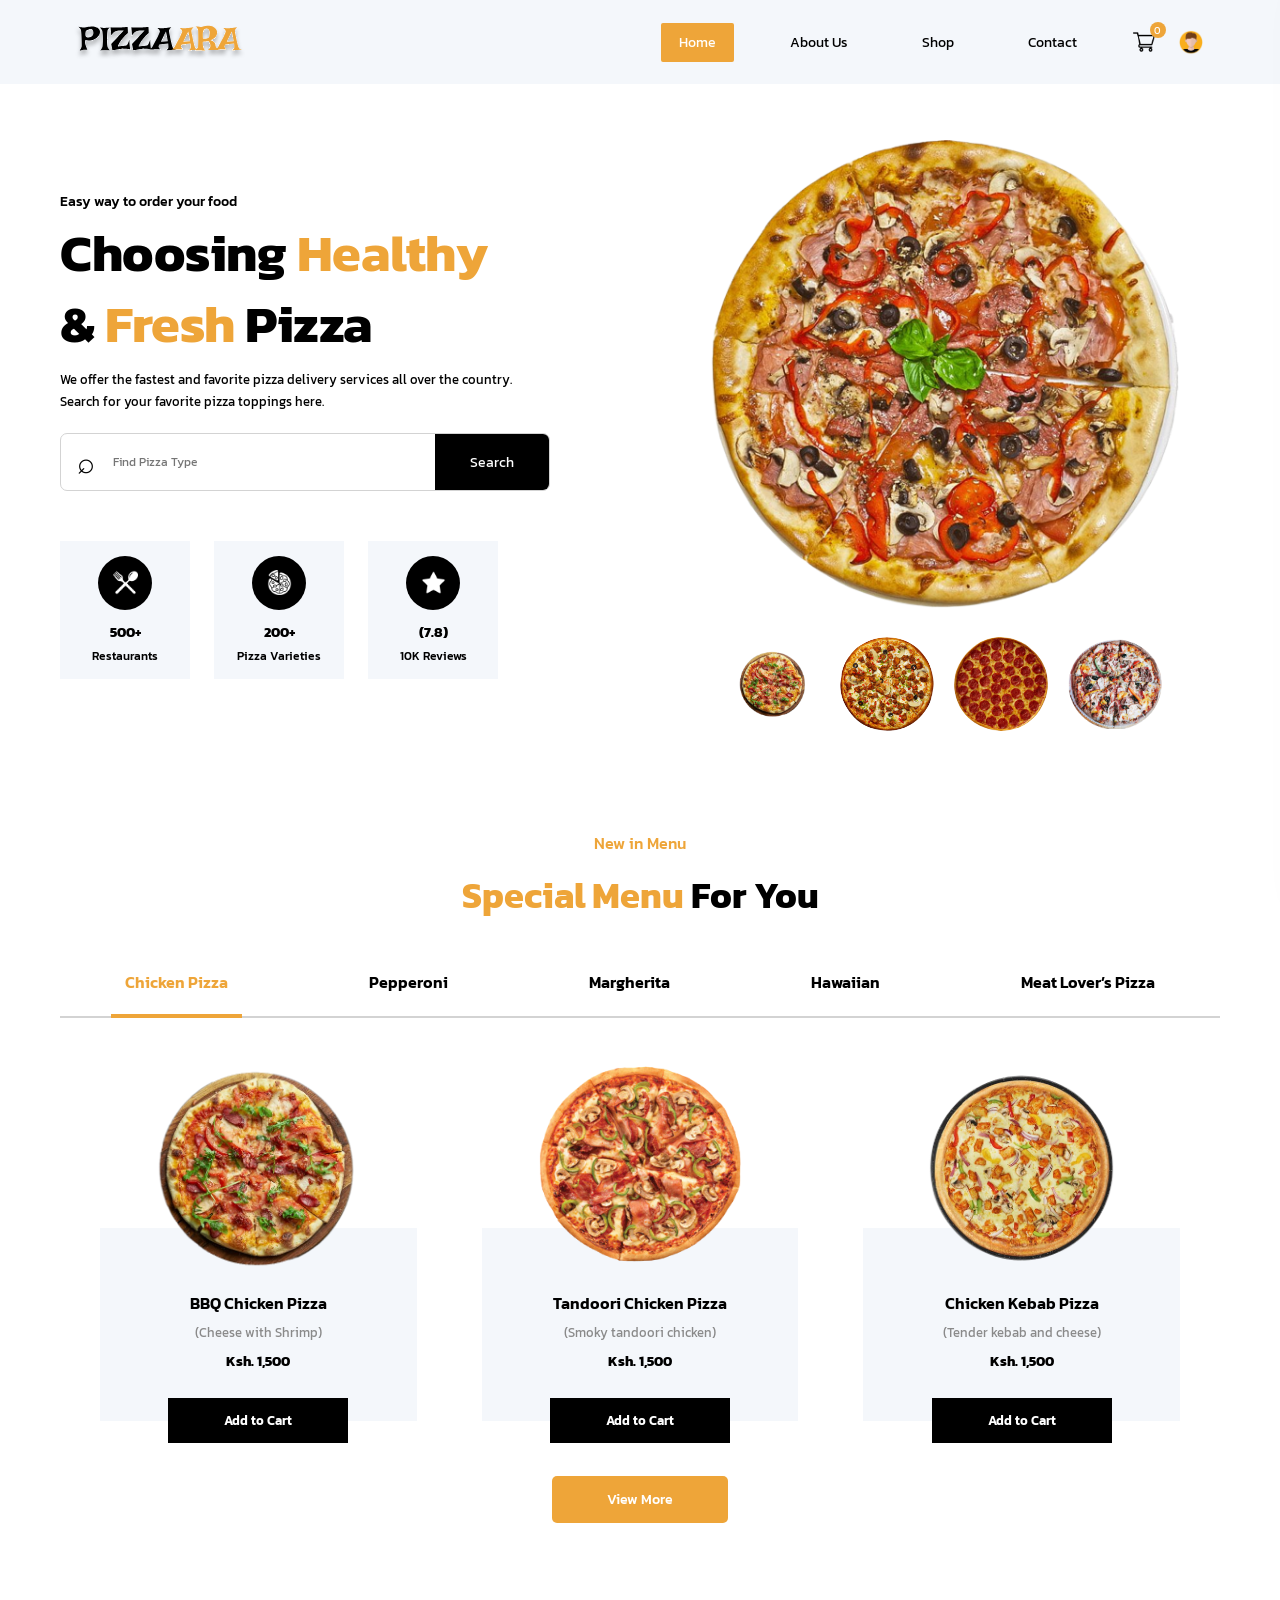
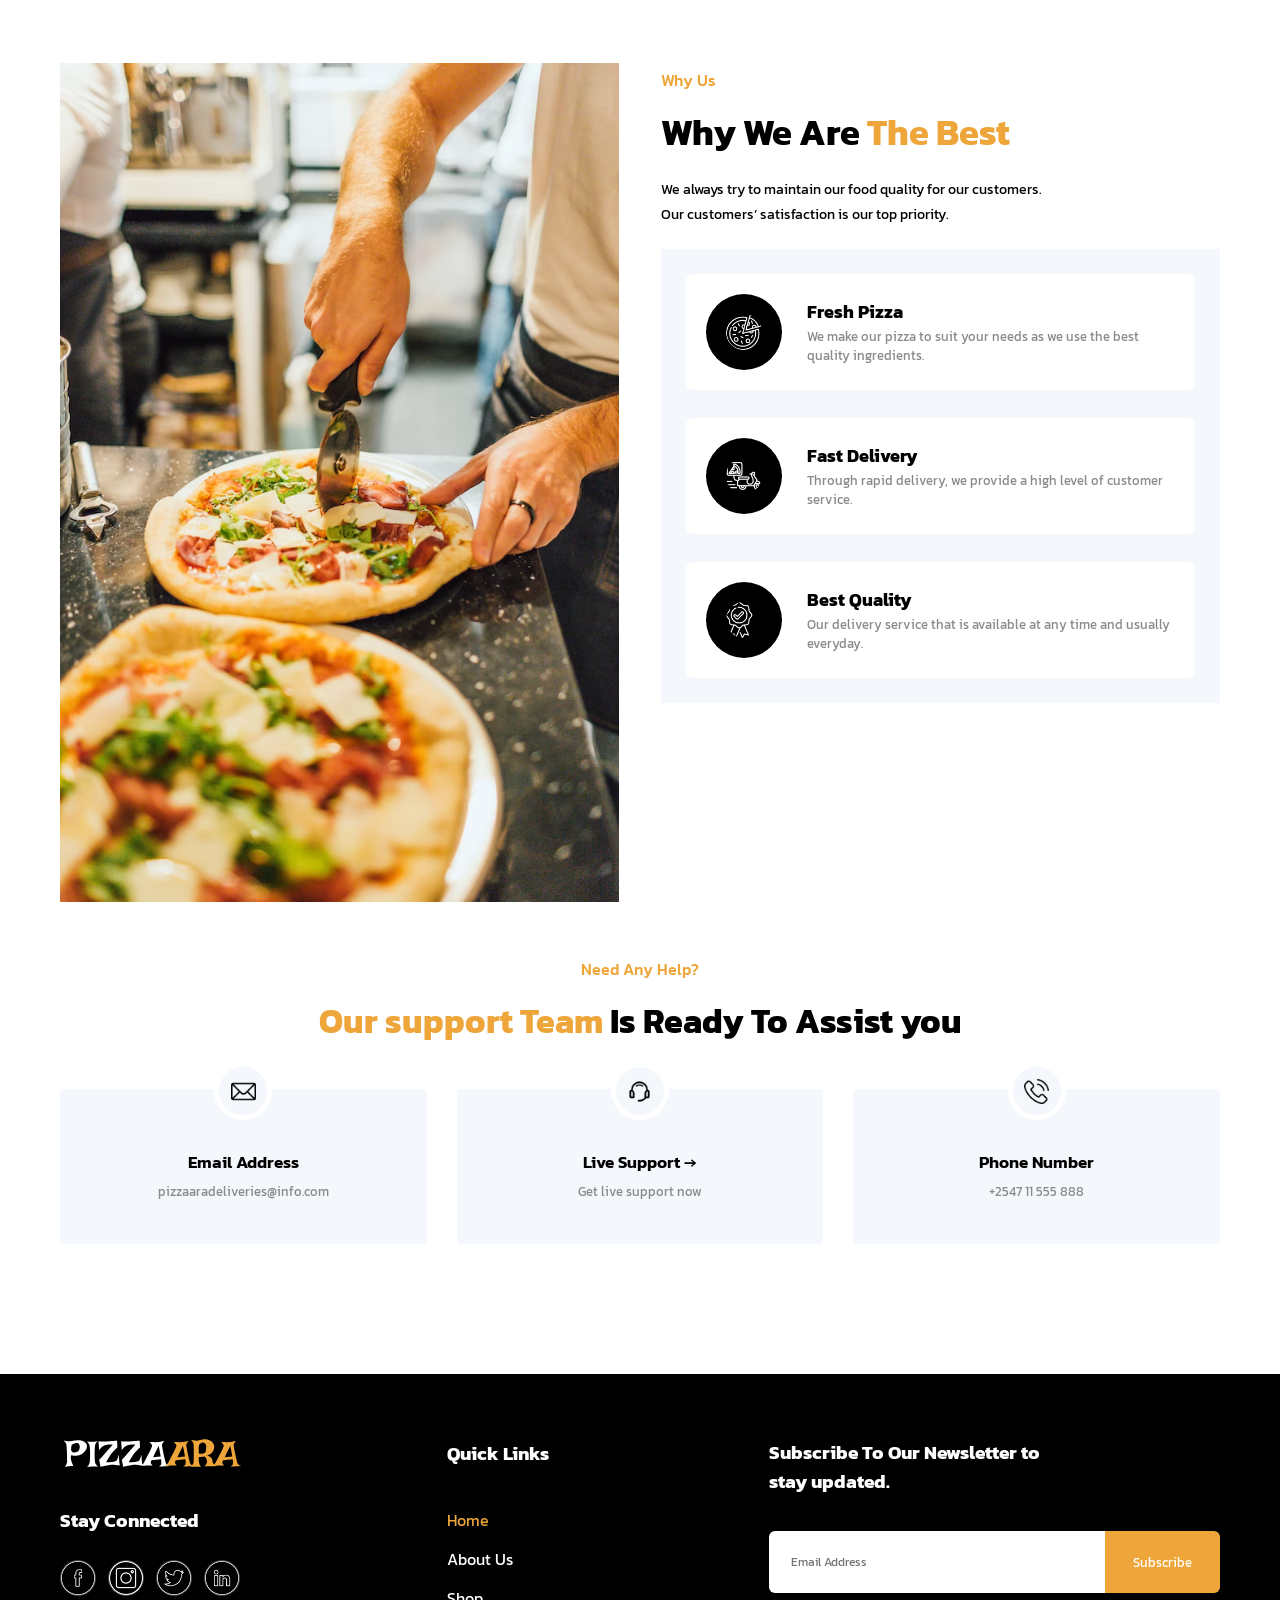
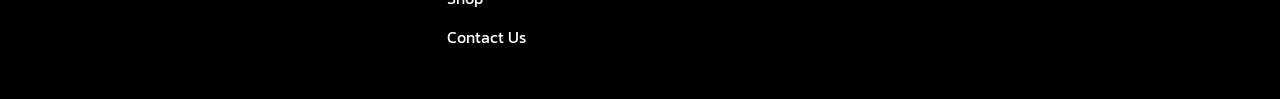
<file: index.html>
<!DOCTYPE html>
<html lang="en">
<head>
  <meta charset="UTF-8"><meta name="viewport" content="width=device-width, initial-scale=1.0">
  <title>PizzaAra - Fresh Pizza, Delivered</title>
  <link rel="icon" href="images/favicon.ico"><link rel="preconnect" href="https://fonts.googleapis.com">
  <link href="https://fonts.googleapis.com/css2?family=Kanit:wght@300;400;500;600;700;800&display=swap" rel="stylesheet">
  <link rel="stylesheet" href="style.css">
</head>
<body>
<header class="site-header">
  <a class="brand" href="index.html"><img src="images/logo.svg" alt="PizzaAra"></a>
  <button class="menu-toggle" aria-label="Toggle navigation">☰</button>
  <nav class="main-nav"><a class="active" href="index.html">Home</a><a href="#why-us">About Us</a><a href="shop.html">Shop</a><a href="#support">Contact</a></nav>
  <div class="header-actions"><button class="cart-trigger" aria-label="Open cart"><img src="images/shopping-cart.png" alt=""><span class="cart-count">0</span></button><button class="account-trigger" aria-label="User account" title="User account"><img src="images/avatar.png" alt="user-account"></button></div>
</header>
<main>
  <section class="hero wrap">
    <div class="hero-copy">
      <p class="eyebrow">Easy way to order your food</p>
      <h1>Choosing <em>Healthy</em><br>&amp; <em>Fresh</em> Pizza</h1>
      <p class="intro">We offer the fastest and favorite pizza delivery services all over the country.<br>Search for your favorite pizza toppings here.</p>
      <form class="search-form" id="hero-search"><label class="search-icon" for="pizza-search">⌕</label><input id="pizza-search" placeholder="Find Pizza Type"><button type="submit">Search</button></form>
      <div class="stats">
        <div><span class="stat-icon"><img src="images/cutlery.png" alt="cutlery"></span><b>500+</b><small>Restaurants</small></div><div><span class="stat-icon"><img src="images/varieties.png" alt=""></span><b>200+</b><small>Pizza Varieties</small></div><div><span class="stat-icon"><img src="images/star.png" alt=""></span><b>(7.8)</b><small>10K Reviews</small></div>
      </div>
    </div>
    <div class="hero-art"><img class="hero-pizza" src="images/hero-pizza.png" alt="Freshly topped pizza"><div class="pizza-thumbs"><img src="images/pizza-1.png" alt="Pizza option"><img src="images/pizza-2.png" alt="Pizza option"><img src="images/pizza-3.png" alt="Pizza option"><img src="images/pizza-4.png" alt="Pizza option"></div></div>
  </section>
  <section class="menu-section wrap" id="menu">
    <div class="section-heading"><p class="eyebrow">New in Menu</p><h2><em>Special Menu</em> For You</h2></div>
    <div class="tabs menu-tabs" role="tablist"><button class="selected" data-filter="Chicken Pizza">Chicken Pizza</button><button data-filter="Pepperoni">Pepperoni</button><button data-filter="Margherita">Margherita</button><button data-filter="Hawaiian">Hawaiian</button><button data-filter="Meat Lover’s Pizza">Meat Lover’s Pizza</button></div>
    <div class="product-grid featured-products"></div><div class="center"><a class="orange-button" href="shop.html">View More</a></div>
  </section>
  <section class="why-section wrap" id="why-us">
    <img class="why-photo" src="images/why-us.png" alt="Chef preparing fresh pizza">
    <div class="why-copy"><p class="eyebrow">Why Us</p><h2>Why We Are <em>The Best</em></h2><p>We always try to maintain our food quality for our customers.<br>Our customers’ satisfaction is our top priority.</p>
      <div class="benefits"><article><img src="images/fresh-pizza.png" alt=""><div><h3>Fresh Pizza</h3><p>We make our pizza to suit your needs as we use the best quality ingredients.</p></div></article><article><img src="images/fast-delivery.png" alt=""><div><h3>Fast Delivery</h3><p>Through rapid delivery, we provide a high level of customer service.</p></div></article><article><img src="images/quality.png" alt=""><div><h3>Best Quality</h3><p>Our delivery service that is available at any time and usually everyday.</p></div></article></div>
    </div>
  </section>
  <section class="support-section wrap" id="support"><div class="section-heading"><p class="eyebrow">Need Any Help?</p><h2><em>Our support Team</em> Is Ready To Assist you</h2></div><div class="support-grid">
    <a href="mailto:pizzaaradeliveries@info.com" class="support-card"><div class="support-icon"><img src="images/mail.png" alt=""></div><h3>Email Address</h3><p>pizzaaradeliveries@info.com</p></a>
    <a href="mailto:support@pizzaara.example" class="support-card"><div class="support-icon"><img src="images/live-support.png" alt=""></div><h3>Live Support →</h3><p>Get live support now</p></a>
    <a href="tel:+254711555888" class="support-card"><div class="support-icon"><img src="images/phone.png" alt=""></div><h3>Phone Number</h3><p>+2547 11 555 888</p></a>
  </div></section>
</main>
<footer class="site-footer"><div class="footer-inner wrap"><div class="footer-brand"><a href="index.html"><img src="images/logo_light.svg" alt="PizzaAra"></a><h3>Stay Connected</h3><div class="socials"><a href="#" aria-label="Facebook"><img src="images/facebook.png" alt=""></a><a href="#" aria-label="Instagram"><img src="images/instagram.png" alt=""></a><a href="#" aria-label="Twitter"><img src="images/twitter.png" alt=""></a><a href="#" aria-label="LinkedIn"><img src="images/linkedin.png" alt=""></a></div></div><div class="quick-links"><h3>Quick Links</h3><a href="index.html">Home</a><a href="#why-us">About Us</a><a href="shop.html">Shop</a><a href="#support">Contact Us</a></div><div class="newsletter"><h3>Subscribe To Our Newsletter to<br>stay updated.</h3><form id="newsletter-form"><input type="email" placeholder="Email Address" required><button>Subscribe</button></form><p class="newsletter-message" aria-live="polite"></p></div></div></footer>
<aside class="cart-panel" aria-label="Shopping cart" aria-hidden="true"><div class="cart-head"><h2>Your Cart</h2><button class="cart-close" aria-label="Close cart">X</button></div><div class="cart-items"></div><div class="cart-total">Total: <b>Ksh. 0</b></div><button class="checkout">Checkout</button></aside><div class="cart-backdrop"></div>
<script src="script.js"></script></body></html>
</file>
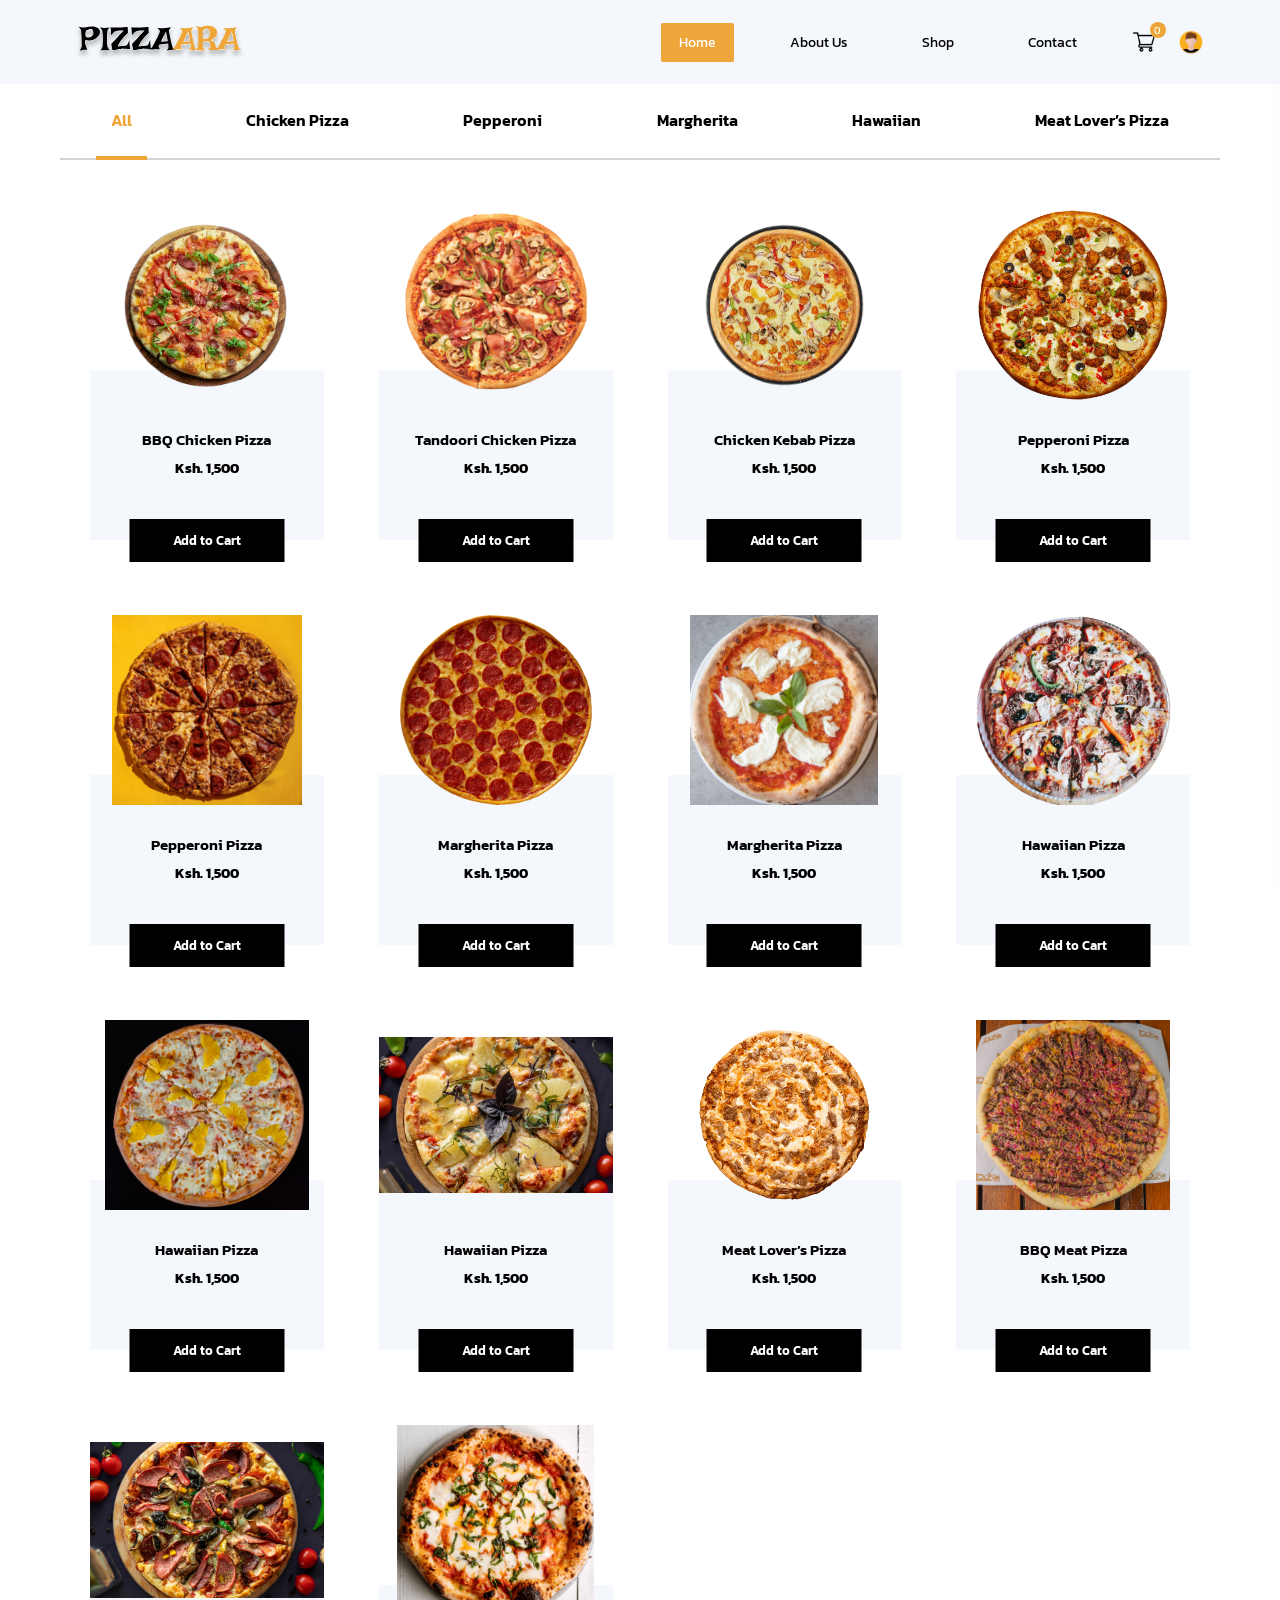
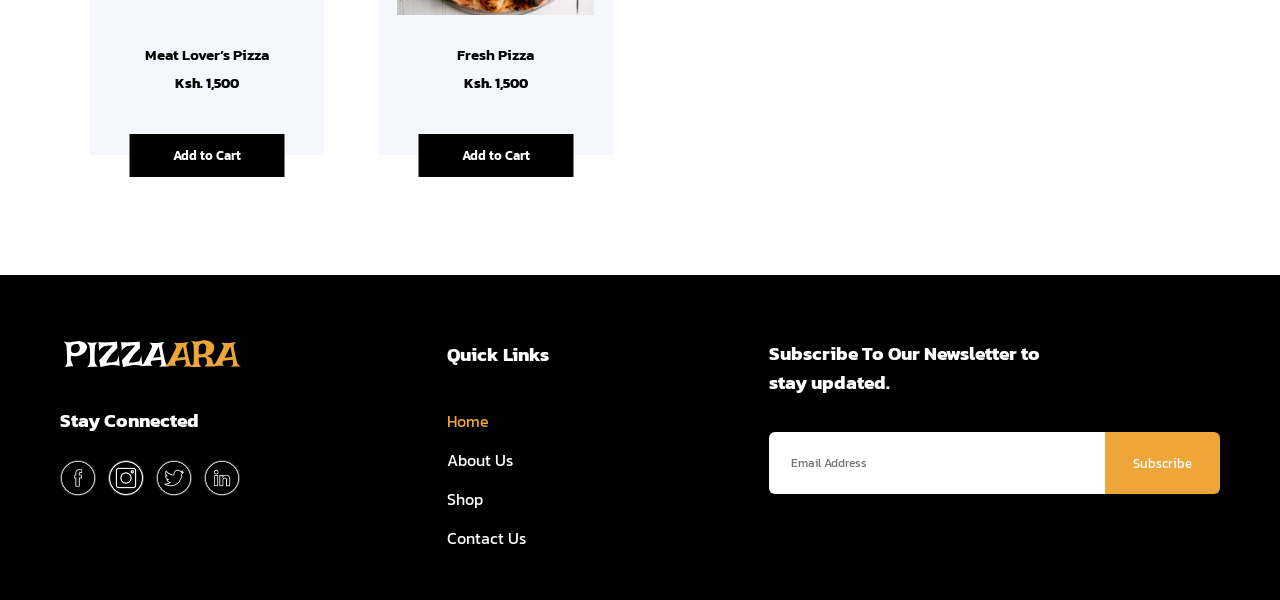
<file: shop.html>
<!DOCTYPE html>
<html lang="en"><head><meta charset="UTF-8"><meta name="viewport" content="width=device-width, initial-scale=1.0"><title>Shop - PizzaAra</title><link rel="icon" href="images/favicon.ico"><link rel="preconnect" href="https://fonts.googleapis.com"><link href="https://fonts.googleapis.com/css2?family=Kanit:wght@300;400;500;600;700;800&display=swap" rel="stylesheet"><link rel="stylesheet" href="style.css"></head>
<body><header class="site-header"><a class="brand" href="index.html"><img src="images/logo.svg" alt="PizzaAra"></a><button class="menu-toggle" aria-label="Toggle navigation">☰</button><nav class="main-nav"><a class="active" href="index.html">Home</a><a href="index.html#why-us">About Us</a><a href="shop.html">Shop</a><a href="index.html#support">Contact</a></nav><div class="header-actions"><button class="cart-trigger" aria-label="Open cart"><img src="images/shopping-cart.png" alt=""><span class="cart-count">0</span></button><button class="account-trigger" aria-label="User account" title="User account"><span class="account-trigger"><img src="images/avatar.png" alt=""></span></button></div></header>
<main class="shop-main wrap"><div class="tabs shop-tabs" role="tablist"><button class="selected" data-filter="All">All</button><button data-filter="Chicken Pizza">Chicken Pizza</button><button data-filter="Pepperoni">Pepperoni</button><button data-filter="Margherita">Margherita</button><button data-filter="Hawaiian">Hawaiian</button><button data-filter="Meat Lover’s Pizza">Meat Lover’s Pizza</button></div><div class="product-grid shop-products"></div></main>
<footer class="site-footer"><div class="footer-inner wrap"><div class="footer-brand"><a href="index.html"><img src="images/logo_light.svg" alt="PizzaAra"></a><h3>Stay Connected</h3><div class="socials"><a href="#" aria-label="Facebook"><img src="images/facebook.png" alt=""></a><a href="#" aria-label="Instagram"><img src="images/instagram.png" alt=""></a><a href="#" aria-label="Twitter"><img src="images/twitter.png" alt=""></a><a href="#" aria-label="LinkedIn"><img src="images/linkedin.png" alt=""></a></div></div><div class="quick-links"><h3>Quick Links</h3><a href="index.html">Home</a><a href="index.html#why-us">About Us</a><a href="shop.html">Shop</a><a href="index.html#support">Contact Us</a></div><div class="newsletter"><h3>Subscribe To Our Newsletter to<br>stay updated.</h3><form id="newsletter-form"><input type="email" placeholder="Email Address" required><button>Subscribe</button></form><p class="newsletter-message" aria-live="polite"></p></div></div></footer>
<aside class="cart-panel" aria-label="Shopping cart" aria-hidden="true"><div class="cart-head"><h2>Your Cart</h2><button class="cart-close" aria-label="Close cart">×</button></div><div class="cart-items"></div><div class="cart-total">Total: <b>Ksh. 0</b></div><button class="checkout">Checkout</button></aside><div class="cart-backdrop"></div><script src="script.js"></script></body></html>
</file>
<file: style.css>
*,
*::before,
*::after { box-sizing: border-box; }

:root {
  --very-light-blue: #f4f7fb;
  --orange: #eea539;
  --black: #000000;
  --white: #ffffff;
  --gray: #8a8a8a;
  --lightgray: #d3d3d3;
  --slightly-dark-gray: #9e9e9e;
  --font: "Kanit", sans-serif;
}

html { scroll-behavior: smooth; }
body {
  margin: 0;
  color: var(--black);
  font-family: var(--font);
  font-size: 14px;
  background: var(--white);
}
a { color: inherit; text-decoration: none; }
button, input { font: inherit; }
button { cursor: pointer; border: 0; }
img { max-width: 100%; }

.site-header {
  height: 84px;
  background: var(--very-light-blue);
  display: flex;
  align-items: center;
  justify-content: space-between;
  padding: 0 max(calc((100% - 1160px) / 2), 5.8%);
  gap: 35px;
  position: sticky;
  top: 0;
  z-index: 1000;
}
.brand img { display: block; width: 172px; max-height: 45px; object-fit: contain; }
.main-nav { display: flex; align-items: center; gap: 38px; margin-left: auto; }
.main-nav a { font-size: 14px; padding: 9px 18px; border-radius: 2px; }
.main-nav a.active, .main-nav a:hover { background: var(--orange); color: var(--white); }
.header-actions { display: flex; gap: 18px; align-items: center; }
.header-actions button { background: transparent; font-size: 19px; position: relative; }
.header-actions .cart-trigger {
  width: 28px; height: 30px; padding: 3px; display: flex;
  align-items: center; justify-content: center;
}
.header-actions .cart-trigger img { display: block; width: 25px; height: 25px; object-fit: contain; }
.header-actions .account-trigger {
  width: 30px; height: 30px; display: grid; place-items: center;
  padding: 0; color: var(--black);
}
.header-actions .account-trigger img { display: block; width: 25px; height: 25px; object-fit: contain; }
.account-icon {
  width: 24px; height: 24px; border: 1.8px solid currentColor;
  border-radius: 50%; display: grid; place-items: center; font-size: 19px; line-height: 1;
}
.cart-count {
  font-size: 10px; background: var(--orange); color: var(--white); border-radius: 50%;
  min-width: 16px; height: 16px; display: inline-grid; place-items: center;
  position: absolute; right: -8px; top: -5px;
}
.language { font-size: 15px !important; }
.menu-toggle { display: none; background: transparent; color: var(--black); font-size: 25px; }
.wrap { width: min(1160px, 92%); margin-inline: auto; }

/* Hero */
.hero {
  display: grid; grid-template-columns: 1fr 1fr; gap: 55px; align-items: center;
  padding: 55px 0 100px; min-height: 660px;
}
.eyebrow { color: var(--orange); font-weight: 500; margin: 0 0 18px; font-size: 16px; }
.hero .eyebrow { color: var(--black); font-size: 14px; margin-bottom: 5px; }
.hero h1 {
  font-size: clamp(36px, 4.1vw, 56px); line-height: 1.36; margin: 0 0 10px;
  font-weight: 700; letter-spacing: -0.5px;
}
.hero h1 em, h2 em { font-style: normal; color: var(--orange); }
.intro { font-size: 13px; line-height: 1.7; margin: 0 0 20px; }
.search-form {
  height: 58px; border: 1px solid var(--lightgray); border-radius: 7px;
  display: flex; align-items: center; max-width: 490px; overflow: hidden;
}
.search-icon { font-size: 30px; padding: 0 16px; }
.search-form input { min-width: 0; flex: 1; border: 0; outline: 0; font-size: 12px; }
.search-form button { height: 100%; background: var(--black); color: var(--white); padding: 0 35px; }
.stats { display: flex; gap: 24px; margin-top: 50px; }
.stats > div {
  width: 130px; height: 138px; background: var(--very-light-blue); display: flex;
  flex-direction: column; align-items: center; justify-content: center; gap: 4px; text-align: center;
}
.stat-icon {
  width: 54px; height: 54px; border-radius: 50%; display: grid; place-items: center;
  background: var(--black); color: var(--white); font-size: 25px; margin-bottom: 8px;
}
.stat-icon img { display: block; width: 25px; height: 25px; object-fit: contain; }
.stats b { font-size: 14px; }
.stats small { font-size: 12px; font-weight: 500; }
.hero-art { display: flex; align-items: center; flex-direction: column; gap: 28px; }
.hero-pizza { width: min(100%, 470px); aspect-ratio: 1; object-fit: contain; }
.pizza-thumbs { display: flex; gap: 20px; justify-content: center; }
.pizza-thumbs img { width: 94px; height: 94px; object-fit: contain; border-radius: 50%; }

/* Menu and headings */
.menu-section { padding: 0 0 100px; }
.section-heading { text-align: center; }
.section-heading h2, .why-copy h2 {
  font-size: 36px; line-height: 1.25; margin: 0 0 30px; font-weight: 700;
}
.tabs {
  display: flex; align-items: center; justify-content: space-around;
  border-bottom: 2px solid var(--lightgray); gap: 12px;
}
.tabs button {
  background: transparent; padding: 22px 14px 20px; font-weight: 600; font-size: 16px;
  white-space: nowrap; border-bottom: 4px solid transparent; margin-bottom: -2px;
}
.tabs button.selected { color: var(--orange); border-color: var(--orange); }

/* Product cards */
.product-grid {
  display: grid; grid-template-columns: repeat(3, minmax(0, 1fr));
  column-gap: 65px; row-gap: 65px;
}
.featured-products { padding: 40px 40px 0; }
.product-card { text-align: center; min-width: 0; position: relative; padding-top: 5px; }
.product-card .product-image {
  width: 100%; height: 210px; object-fit: contain; position: relative; z-index: 2;
  display: block; margin: 0 auto -45px; transition: transform 0.25s ease;
}
.product-card:hover .product-image { transform: translateY(-5px); }
.product-info {
  background: var(--very-light-blue); min-height: 175px; padding: 65px 10px 35px;
  display: flex; flex-direction: column; align-items: center; position: relative;
}
.product-info h3 { font-size: 16px; line-height: 1.35; margin: 0 0 8px; font-weight: 600; }
.product-info p { color: var(--gray); font-size: 13px; margin: 0 0 9px; }
.product-info strong { font-size: 14px; margin-bottom: 14px; }
.add-cart {
  background: var(--black); color: var(--white); font-size: 13px; font-weight: 600;
  padding: 13px 22px; min-width: 180px; position: absolute; bottom: -22px;
  left: 50%; transform: translateX(-50%); z-index: 3; white-space: nowrap;
}
.add-cart:hover { background: var(--orange); }
.center { text-align: center; margin-top: 55px; }
.orange-button {
  display: inline-block; background: var(--orange); color: var(--white);
  border-radius: 5px; padding: 13px 55px; font-weight: 500;
}

/* Why choose us */
.why-section {
  display: grid; grid-template-columns: 1fr 1fr; gap: 42px;
  align-items: stretch; padding: 40px 0 100px;
}
.why-photo { width: 100%; height: 100%; min-height: 620px; object-fit: cover; }
.why-copy { padding: 5px 0; }
.why-copy .eyebrow { margin-bottom: 18px; }
.why-copy h2 { margin-bottom: 22px; }
.why-copy > p:not(.eyebrow) { font-size: 14px; line-height: 1.8; margin-bottom: 22px; }
.benefits {
  background: var(--very-light-blue); padding: 25px; display: flex; flex-direction: column; gap: 28px;
}
.benefits article {
  display: flex; align-items: center; gap: 25px; background: var(--white);
  padding: 20px; border-radius: 7px; min-height: 105px;
}
.benefits article > img {
  width: 76px; height: 76px; object-fit: contain; background: var(--black);
  border-radius: 50%; padding: 20px; filter: brightness(-1) invert(1); flex-shrink: 0;
}
.benefits h3 { font-size: 18px; margin: 0 0 2px; }
.benefits p { font-size: 13px; line-height: 1.5; color: var(--gray); margin: 0; }

/* Support cards with overlapping icon circles */
.support-section {
  position: relative; z-index: 2; padding: 0 0 130px; margin-top: -45px;
}
.support-section .section-heading { text-align: center; margin-bottom: 45px; }
.support-section .section-heading h2 { font-size: 34px; line-height: 1.35; margin: 0; }
.support-grid {
  display: grid; grid-template-columns: repeat(3, minmax(0, 1fr));
  gap: 30px; position: relative; z-index: 3;
}
.support-card {
  position: relative; background: var(--very-light-blue); min-height: 155px;
  padding: 38px 12px 22px; display: flex; flex-direction: column;
  align-items: center; justify-content: center; gap: 7px; text-align: center;
  border-radius: 4px; transition: transform 0.25s ease;
}
.support-card:hover { transform: translateY(-5px); }
.support-icon {
  position: absolute; top: -27px; left: 50%; transform: translateX(-50%);
  width: 58px; height: 58px; background: var(--very-light-blue); border: 5px solid var(--white);
  border-radius: 50%; display: flex; align-items: center; justify-content: center; overflow: hidden;
}
.support-icon img { display: block; width: 25px; height: 25px; object-fit: contain; }
.support-card h3 { font-size: 17px; font-weight: 600; margin: 0; }
.support-card p { font-size: 13px; color: var(--gray); margin: 0; overflow-wrap: anywhere; }

/* Footer */
.site-footer { background: var(--black); color: var(--white); padding: 65px 0 50px; }
.footer-inner { display: grid; grid-template-columns: 1fr 0.8fr 1.4fr; gap: 65px; }
.footer-brand img { width: 185px; max-height: 48px; object-fit: contain; }
.site-footer h3 { font-size: 19px; margin: 25px 0; }
.socials { display: flex; gap: 12px; }
.socials a {
  width: 36px; height: 36px; border: 1px solid #444; border-radius: 50%;
  display: grid; place-items: center; font-size: 14px; color: #bbb;
}
.quick-links { display: flex; flex-direction: column; gap: 15px; }
.quick-links h3 { margin-top: 0; }
.quick-links a { font-size: 16px; }
.quick-links a:first-of-type { color: var(--orange); }
.newsletter h3 { margin-top: 0; line-height: 1.5; }
.newsletter form {
  height: 62px; display: flex; border-radius: 6px; overflow: hidden; margin-top: 35px;
}
.newsletter input { min-width: 0; flex: 1; border: 0; padding: 0 22px; font-size: 12px; }
.newsletter button { background: var(--orange); color: var(--white); padding: 0 28px; font-size: 13px; }
.newsletter-message { font-size: 12px; color: var(--orange); }

/* Shop page */
.shop-main { padding-bottom: 120px; }
.shop-tabs { margin-top: 0; }
.shop-tabs button { padding: 24px 15px; }
.shop-products {
  grid-template-columns: repeat(4, minmax(0, 1fr)); column-gap: 55px;
  row-gap: 70px; padding: 45px 30px 0;
}
.shop-products .product-card .product-image { height: 190px; margin-bottom: -30px; }
.shop-products .product-info { min-height: 170px; padding-top: 60px; }
.shop-products .product-info h3 { font-size: 15px; }
.shop-products .add-cart { min-width: 155px; padding: 12px 18px; }

/* Cart drawer */
.cart-panel {
  position: fixed; z-index: 1100; right: 0; top: 0; height: 100vh; height: 100dvh;
  width: min(420px, 94vw); background: var(--white); box-shadow: -10px 0 40px #0002;
  padding: 25px; transform: translateX(110%); transition: transform 0.3s ease;
  display: flex; flex-direction: column;
}
.cart-panel.open { transform: translateX(0); }
.cart-backdrop { position: fixed; inset: 0; background: #0007; z-index: 1090; display: none; }
.cart-backdrop.show { display: block; }
.cart-head { display: flex; align-items: center; justify-content: space-between; border-bottom: 1px solid #ddd; }
.cart-head h2 { font-size: 26px; }
.cart-close { background: transparent; font-size: 32px; }
.cart-items { overflow: auto; flex: 1; }
.cart-row {
  display: grid; grid-template-columns: 65px 1fr auto; gap: 12px;
  align-items: center; padding: 16px 0; border-bottom: 1px solid #eee;
}
.cart-row img { width: 65px; height: 65px; object-fit: contain; }
.cart-row h4 { margin: 0 0 5px; }
.cart-row small { color: var(--gray); }
.qty-controls { display: flex; gap: 8px; align-items: center; margin-top: 6px; }
.qty-controls button { background: var(--very-light-blue); padding: 2px 8px; }
.cart-total { padding: 20px 0; font-size: 18px; display: flex; justify-content: space-between; }
.checkout { background: var(--orange); color: var(--white); padding: 15px; }

/* Tablet */
@media (max-width: 900px) {
  .site-header { padding: 0 4%; gap: 15px; }
  .brand img { width: 145px; }
  .main-nav { gap: 5px; }
  .main-nav a { padding: 9px; font-size: 13px; }
  .hero { gap: 25px; padding: 45px 0 75px; }
  .stats { gap: 10px; }
  .stats > div { width: 31%; height: 120px; }
  .pizza-thumbs img { width: 70px; height: 70px; }
  .product-grid { column-gap: 25px; }
  .featured-products { padding-inline: 10px; }
  .why-section { gap: 25px; }
  .why-photo { min-height: 500px; }
  .benefits { padding: 15px; gap: 15px; }
  .benefits article { padding: 12px; gap: 15px; }
  .shop-products { column-gap: 25px; padding-inline: 5px; }
  .product-info h3 { font-size: 14px; }
  .add-cart { min-width: 140px; }
  .footer-inner { gap: 30px; }
}

/* Mobile */
@media (max-width: 650px) {
  .site-header { position: sticky; top: 0; z-index: 1000; height: 72px; padding: 0 4%; }
  .brand img { width: 135px; }
  .menu-toggle { display: block; margin-left: auto; }
  .main-nav {
    display: none; position: absolute; top: 72px; left: 0; right: 0;
    background: var(--very-light-blue); z-index: 10; flex-direction: column;
    align-items: stretch; padding: 10px 4% 20px;
  }
  .main-nav.open { display: flex; }
  .main-nav a { text-align: center; }
  .header-actions { gap: 10px; }
  .hero { grid-template-columns: 1fr; padding: 40px 0 65px; gap: 35px; }
  .hero h1 { font-size: 42px; }
  .hero-art { grid-row: 1; }
  .hero-pizza { max-width: 330px; }
  .pizza-thumbs { gap: 12px; }
  .pizza-thumbs img { width: 60px; height: 60px; }
  .hero-copy { grid-row: 2; }
  .stats { margin-top: 25px; }
  .stats > div { height: 112px; }
  .stat-icon { width: 40px; height: 40px; font-size: 20px; }
  .menu-section { padding-bottom: 60px; }
  .section-heading h2, .why-copy h2 { font-size: 29px; }
  .tabs { justify-content: flex-start; overflow-x: auto; }
  .tabs button { font-size: 13px; padding: 17px 12px; }
  .featured-products {
    grid-template-columns: repeat(2, minmax(0, 1fr)); gap: 45px 18px; padding: 30px 0 0;
  }
  .product-card .product-image { height: 145px; margin-bottom: -25px; }
  .product-info { padding: 50px 7px 0; min-height: 150px; }
  .product-info h3 { font-size: 13px; }
  .product-info p { font-size: 11px; }
  .product-info strong { font-size: 12px; }
  .add-cart { min-width: 0; width: 100%; padding: 12px 5px; font-size: 12px; }
  .why-section { grid-template-columns: 1fr; padding: 15px 0 70px; }
  .why-photo { min-height: 0; height: 340px; }
  .why-copy h2 { margin-bottom: 15px; }
  .benefits { padding: 14px; gap: 14px; }
  .benefits article { min-height: 95px; }
  .benefits article > img { width: 55px; height: 55px; padding: 15px; flex-shrink: 0; }
  .benefits h3 { font-size: 15px; }
  .benefits p { font-size: 12px; }

  .support-section { margin-top: -20px; padding-bottom: 70px; }
  .support-section .section-heading { margin-bottom: 40px; }
  .support-section .section-heading h2 { font-size: 26px; }
  .support-grid { grid-template-columns: 1fr; gap: 40px; }
  .support-card { min-height: 145px; padding: 36px 12px 20px; }
  .support-icon { width: 54px; height: 54px; top: -25px; }
  .support-icon img { width: 23px; height: 23px; }

  .site-footer { padding: 45px 0; }
  .footer-inner { grid-template-columns: 1fr; gap: 38px; }
  .site-footer h3 { margin: 18px 0; }
  .quick-links h3, .newsletter h3 { margin-top: 0; }
  .newsletter form { margin-top: 20px; }
  .shop-main { padding-bottom: 70px; }
  .shop-products {
    grid-template-columns: repeat(2, minmax(0, 1fr)); gap: 45px 18px; padding: 30px 0 0;
  }
  .shop-products .product-card .product-image { height: 145px; margin-bottom: -25px; }
  .shop-products .product-info { padding-top: 50px; min-height: 155px; }
  .shop-products .add-cart { min-width: 0; }
  .intro br { display: none; }
}
</file>
